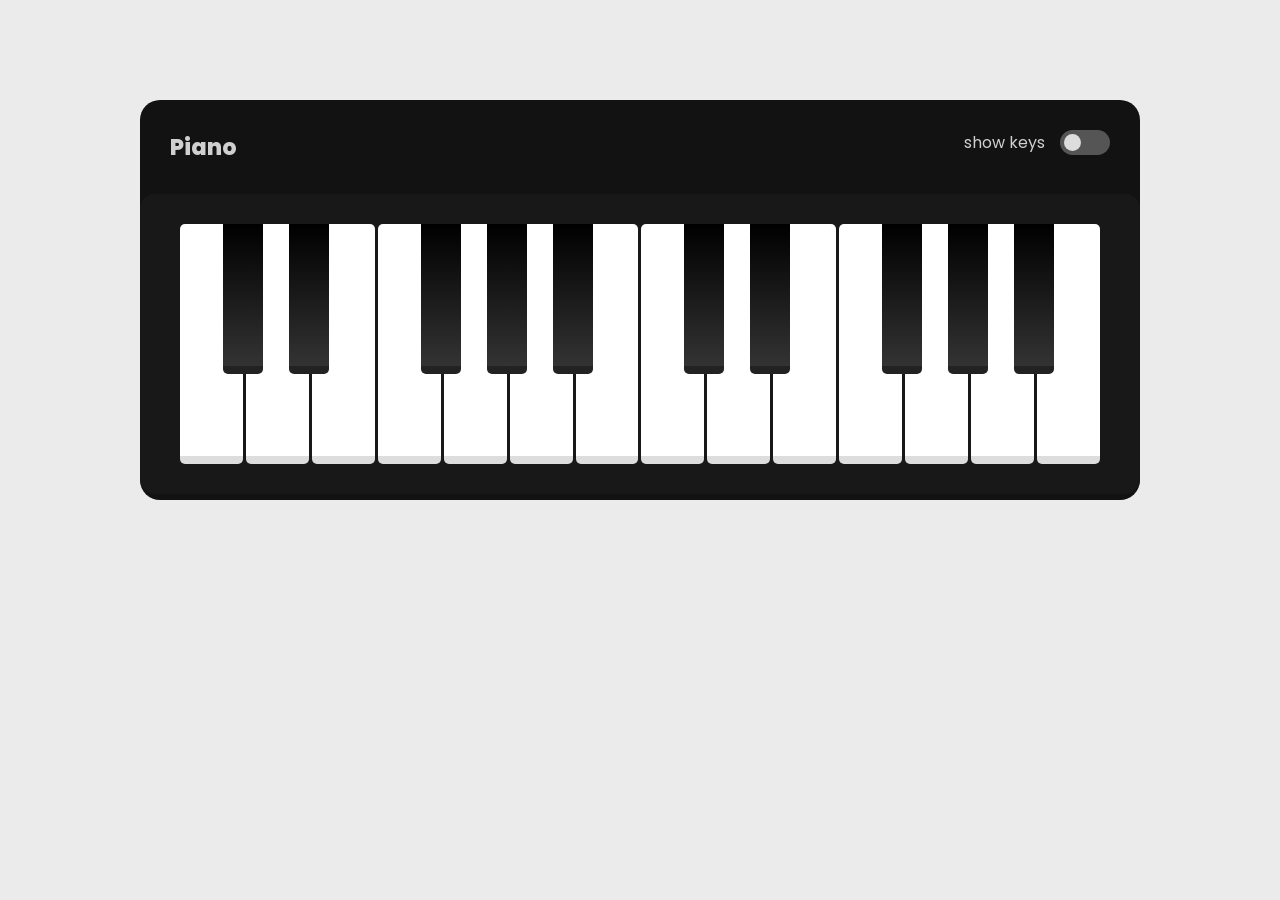
<file: PianoJavaScipt/index.html>
<!DOCTYPE html>
<html lang="en">
<head>
    <meta charset="UTF-8">
    <meta http-equiv="X-UA-Compatible" content="IE=edge">
    <meta name="viewport" content="width=device-width, initial-scale=1.0">
    <title>Piano</title>

    <link rel="stylesheet" href="./css/style.css">
</head>
<body>
    
    <section class="piano">

        <section class="controls">
            
            <h1>Piano</h1>

            <label class="checkbox_label">show keys
                <span class="switcher">
                    <span class="switcher_button"></span>
                </span>
                <input type="checkbox" name="" class="checkbox_keys" hidden>
            </label>
        </section>

           
            
        <section class="piano_keys disabled-keys">

            <div class="key white" data-note="1"><span>TAB</span></div>
            <div class="key black" data-note="2"><span>1</span></div>
            <div class="key white" data-note="3"><span>Q</span></div>
            <div class="key black" data-note="4"><span>2</span></div>
            <div class="key white" data-note="5"><span>W</span></div>
            <div class="key white" data-note="6"><span>E</span></div>
            <div class="key black" data-note="7"><span>4</span></div>
            <div class="key white" data-note="8"><span>R</span></div>
            <div class="key black" data-note="9"><span>5</span></div>
            <div class="key white" data-note="10"><span>T</span></div>
            <div class="key black" data-note="11"><span>6</span></div>
            <div class="key white" data-note="12"><span>Y</span></div>
            <div class="key white" data-note="13"><span>U</span></div>
            <div class="key black" data-note="14"><span>8</span></div>
            <div class="key white" data-note="15"><span>I</span></div>
            <div class="key black" data-note="16"><span>9</span></div>
            <div class="key white" data-note="17"><span>O</span></div>
            <div class="key white" data-note="18"><span>P</span></div>
            <div class="key black" data-note="19"><span>-</span></div>
            <div class="key white" data-note="20"><span>´</span></div>
            <div class="key black" data-note="21"><span>=</span></div>
            <div class="key white" data-note="22"><span>[</span></div>
            <div class="key black" data-note="23"><span>&larr;</span></div>
            <div class="key white" data-note="24"><span>Enter</span></div>

        </section>

    </section>


    <script src="./js/script.js"></script>
</body>
</html>
</file>
<file: PianoJavaScipt/css/style.css>
@import url('https://fonts.googleapis.com/css2?family=Poppins:wght@300;400;500;700&display=swap');

* {
    margin: 0;
    padding: 0;
    box-sizing: border-box;
    font-family: 'Poppins', sans-serif;
}

body {
    background-color: #ebebeb;
}

.piano {
    background-color: #121212;
    width: 1000px;
    height: 400px;
    margin: 100px auto 0;
    border-radius: 20px;
    display: flex;
    flex-direction: column;
    align-items: center;
    /*justify-content: space-around;*/
}

.controls {
    color: rgba(255, 255, 255, 0.8);
    padding: 30px;
    /*background-color: #333;*/
    display: flex;
    width: 100%;
    justify-content: space-between;
}

.controls h1{
    font-size: 1.4rem;
    font-weight: 800;
}

.switcher{
    width: 50px;
    height: 25px;
    background-color: #555;
    display: flex;
    border-radius: 50px;
    padding: 4px;
    
}

.switcher_button {
    height: 100%;
    aspect-ratio: 1/1;
    background-color: #ddd;
    border-radius: 25px;
}

.switcher-active {
    background-color: #006eff;
    justify-content: flex-end;
}

.checkbox_label{
    display: flex;
    gap: 15px;

}

.piano_keys {
    width: 100%;
    height: 300px;
    background-color: #181818;
    border-radius: 15px;
    padding: 30px 40px;
    display: flex;
}

.white {
    background-color: white;
    flex-grow: 1;
    border-radius: 5px;
    border-bottom: 8px solid #ddd;
    color: rgba(0, 0, 0, 0.3);
    margin-left: -17px;
    z-index: 1;
}

.key span{
    font-weight: 600;
    position: absolute;
    transition-duration: 300ms;
}

.key {
    position: relative;
    display: flex;
    align-items: flex-end;
    justify-content: center;
    padding-bottom: 8px;
    user-select: none;
}

.black {
    width: 40px;
    background: linear-gradient(black, #333);
    height: 150px;
    border-radius:0 0 5px 5px;
    border-bottom: 8px solid #222;
    margin-left: -20px;
    z-index: 2;
    color: rgba(255, 255, 255, 0.3);

}

.piano_keys .white:nth-child(5) {
    margin-right: 20px;
}

.piano_keys .white:nth-child(12) {
    margin-right: 20px;
}

.piano_keys .white:nth-child(17) {
    margin-right: 20px;
}

.piano_keys .white:nth-child(1) {
    margin-left: 0px;
}

.black-pressed {
    background : linear-gradient(#222, black);
    border-bottom: none;
    height: 148px;
}

.disabled-keys span {
    opacity: 0;
}
</file>
